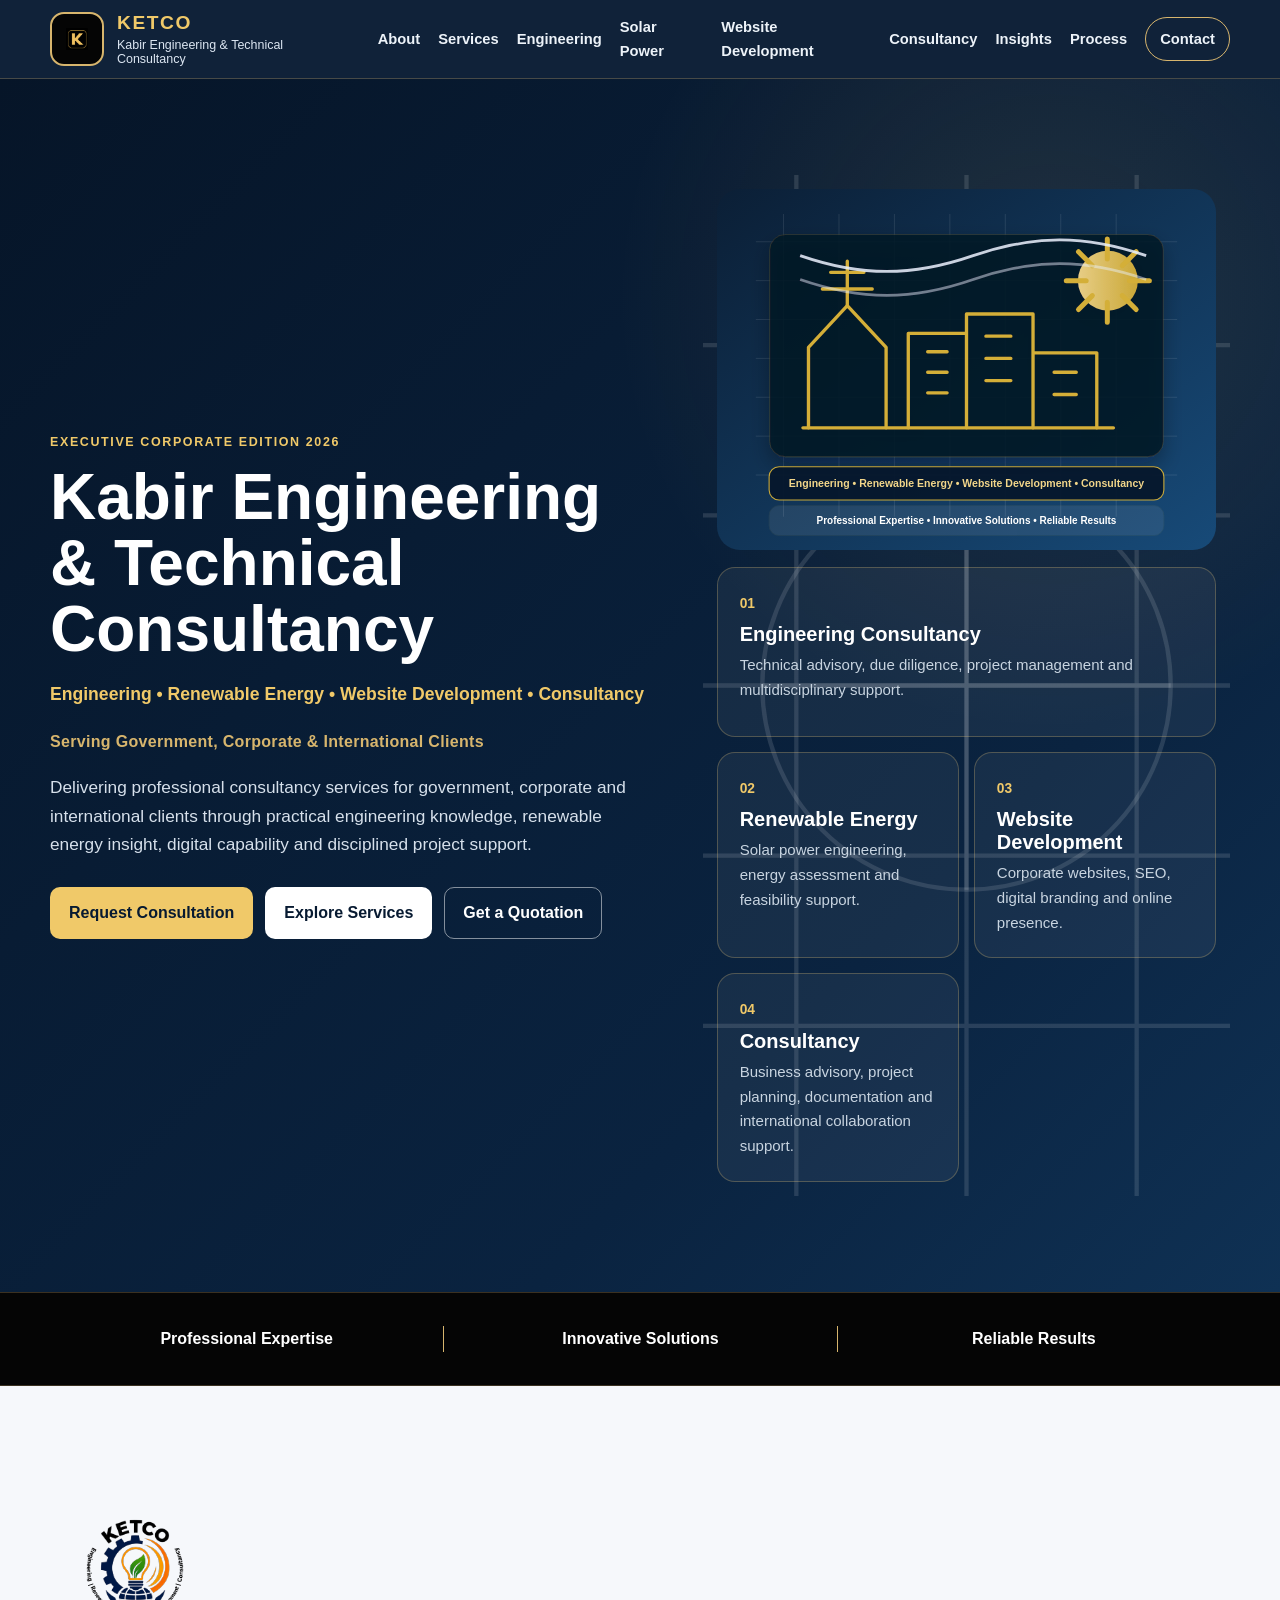
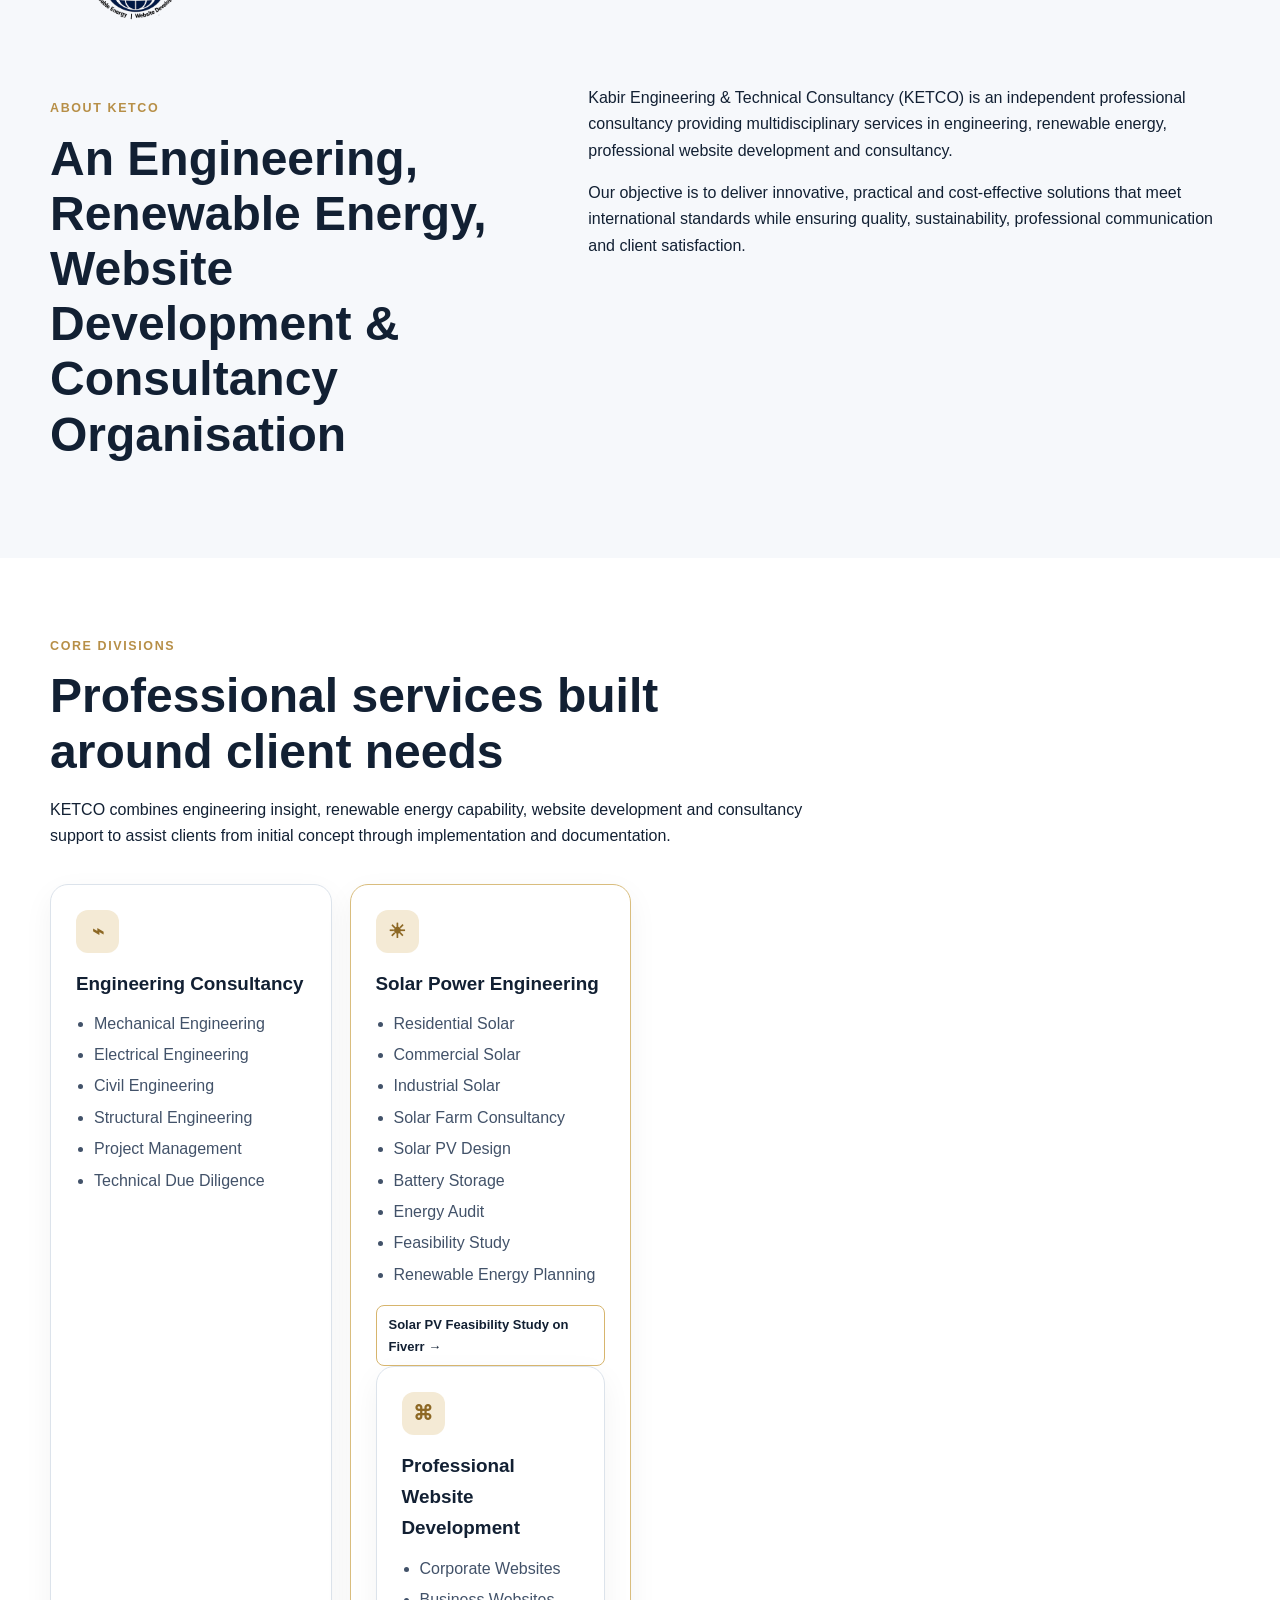
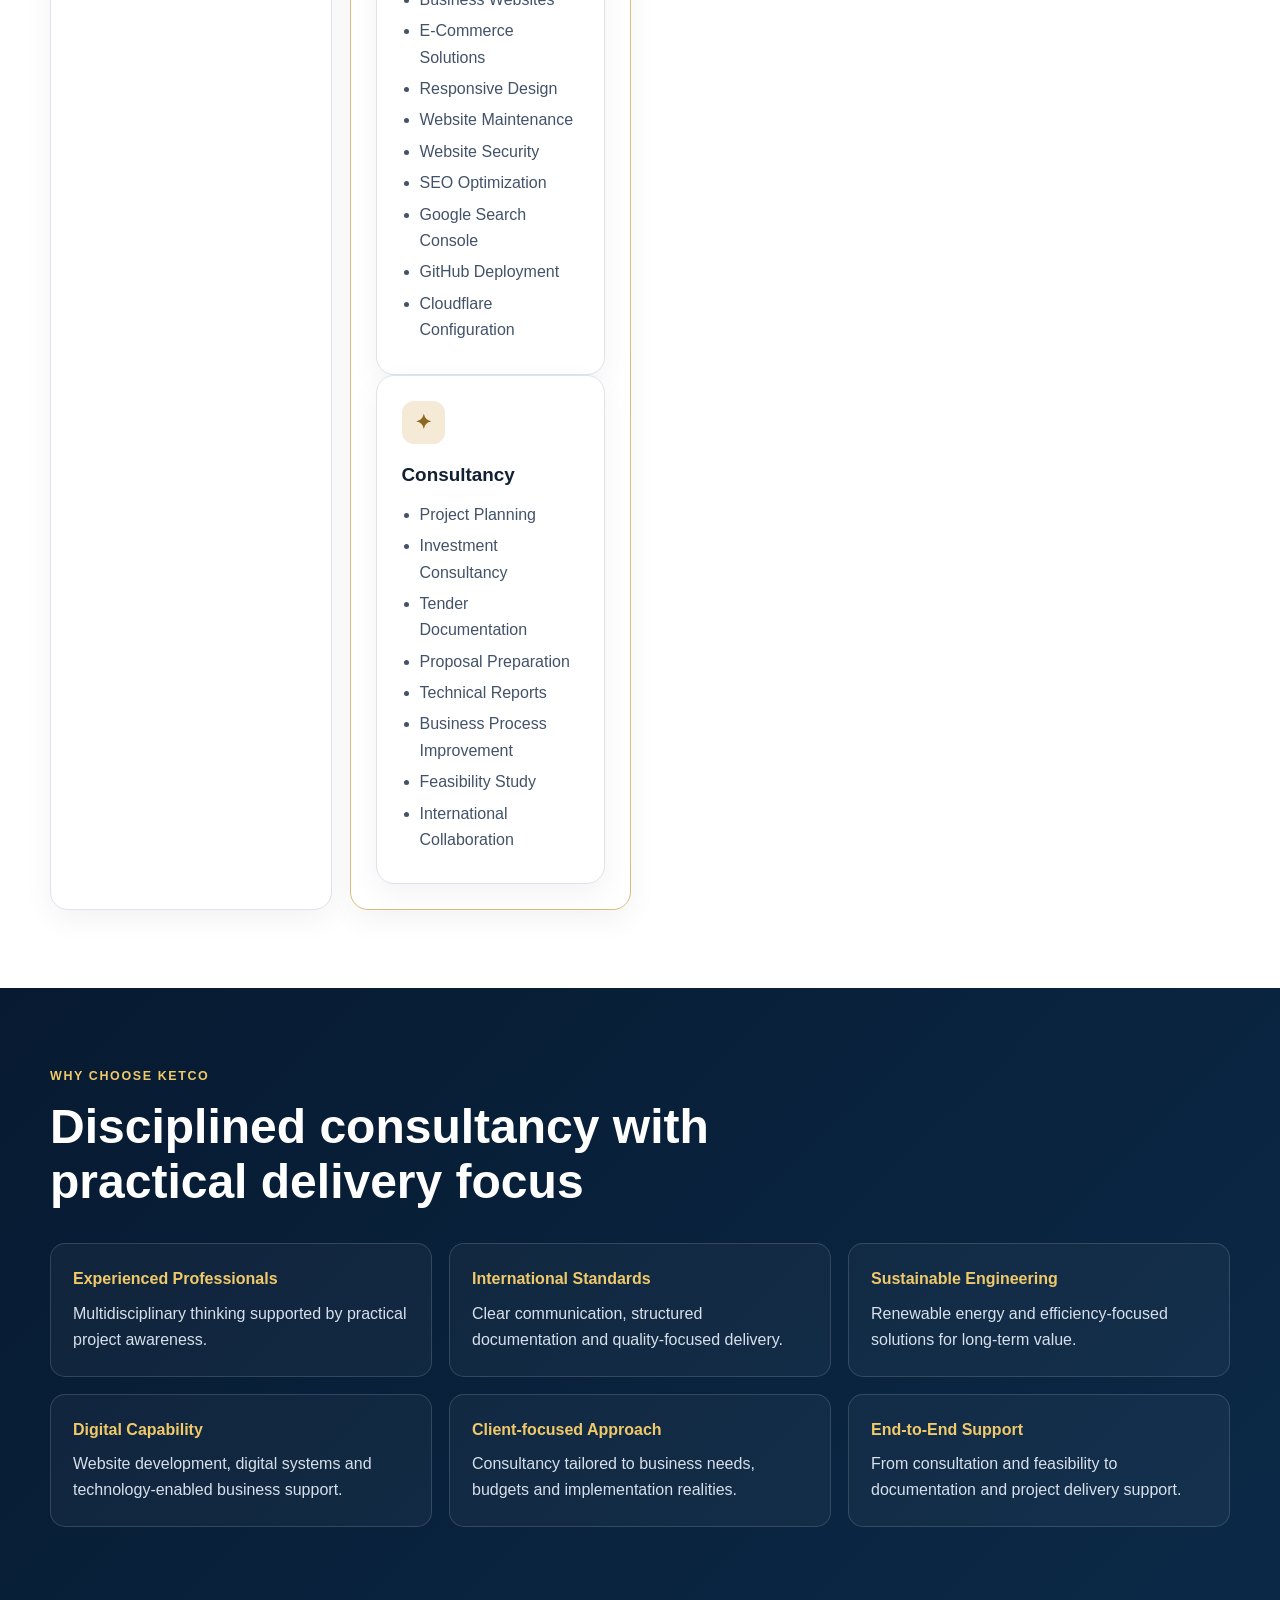
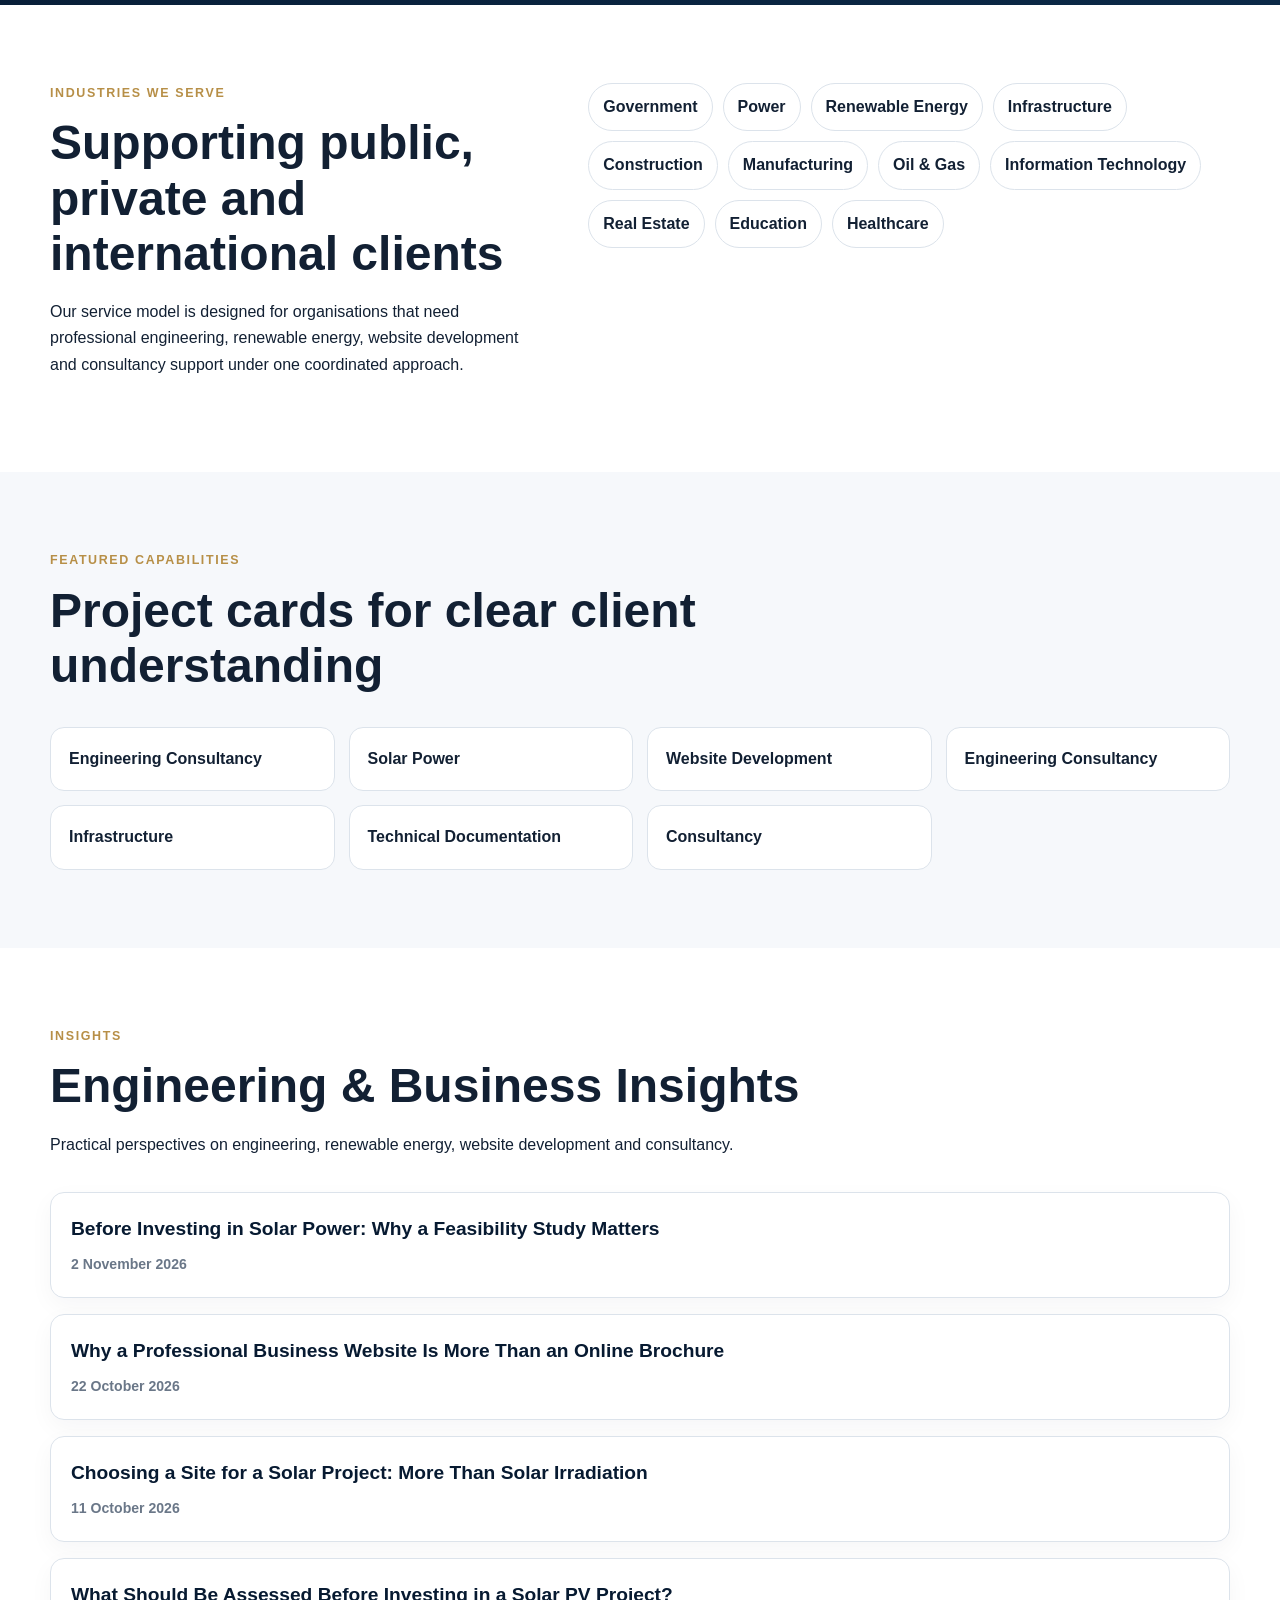
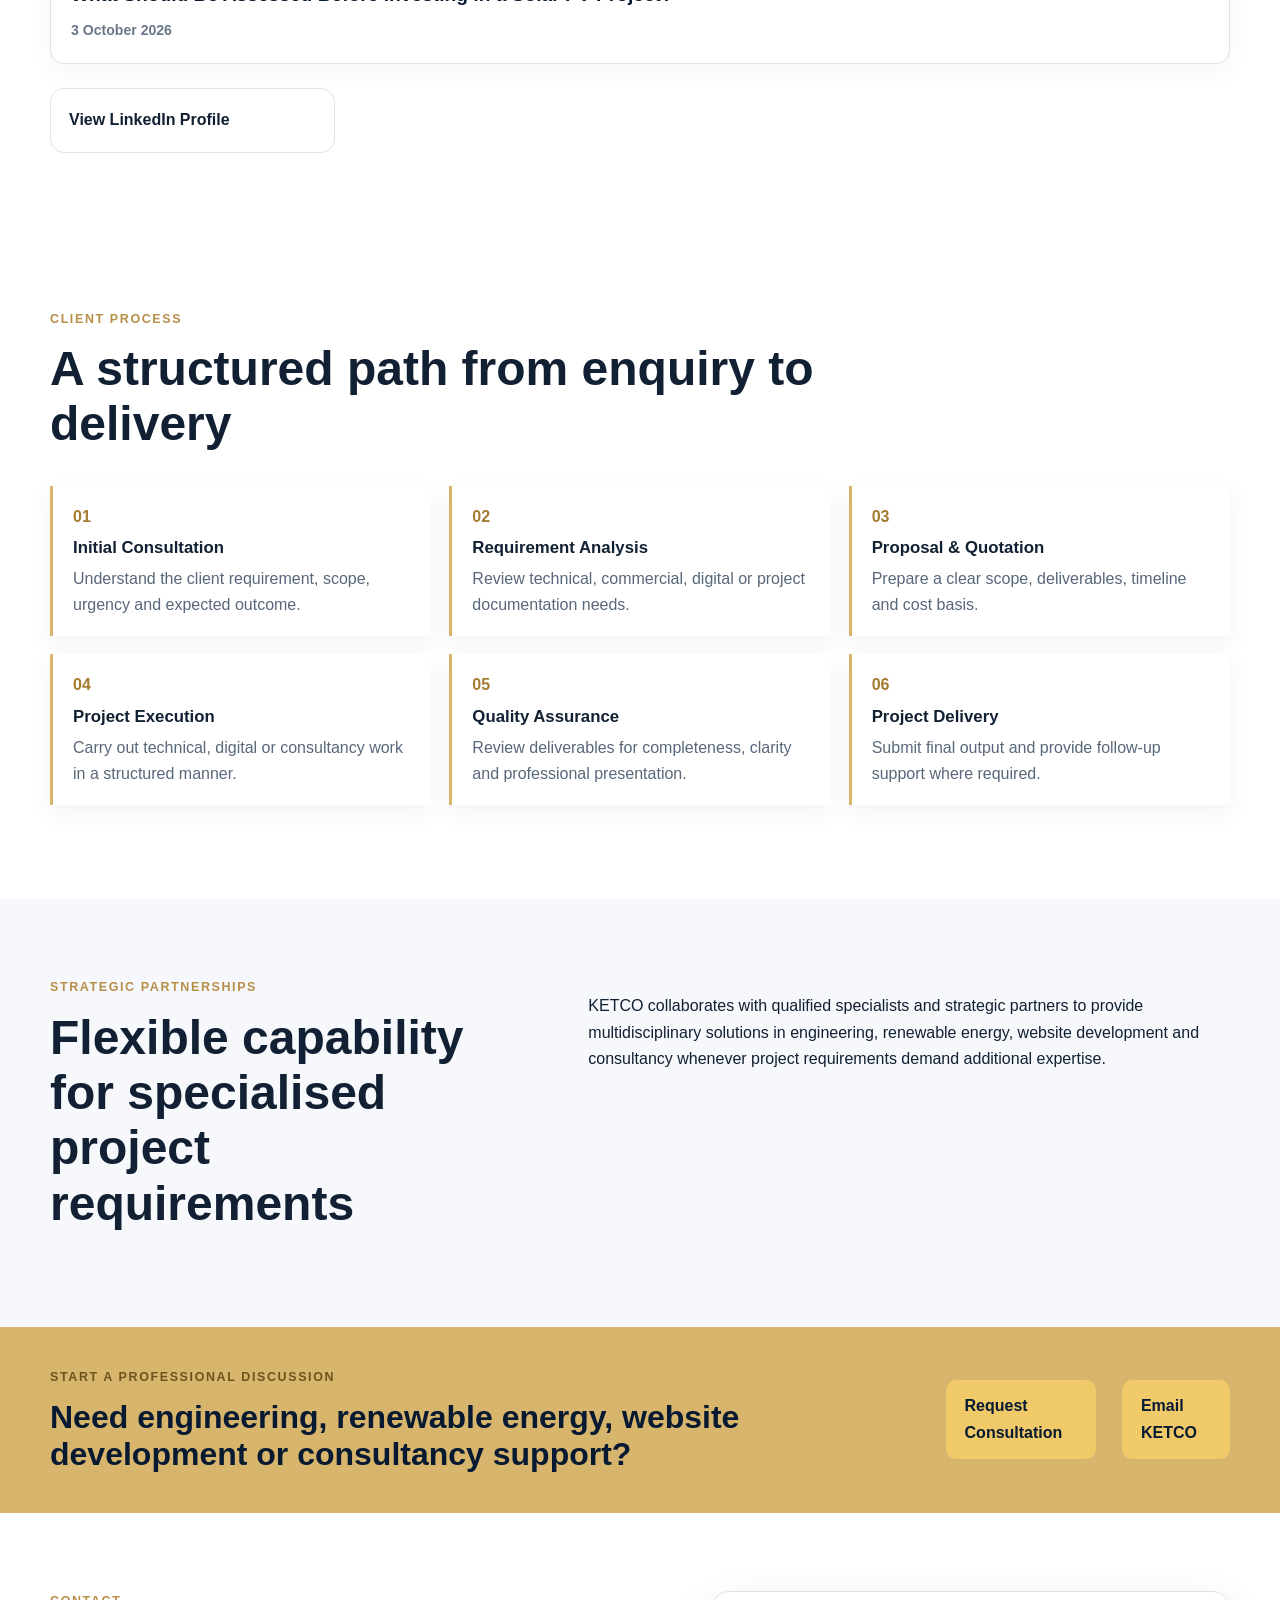
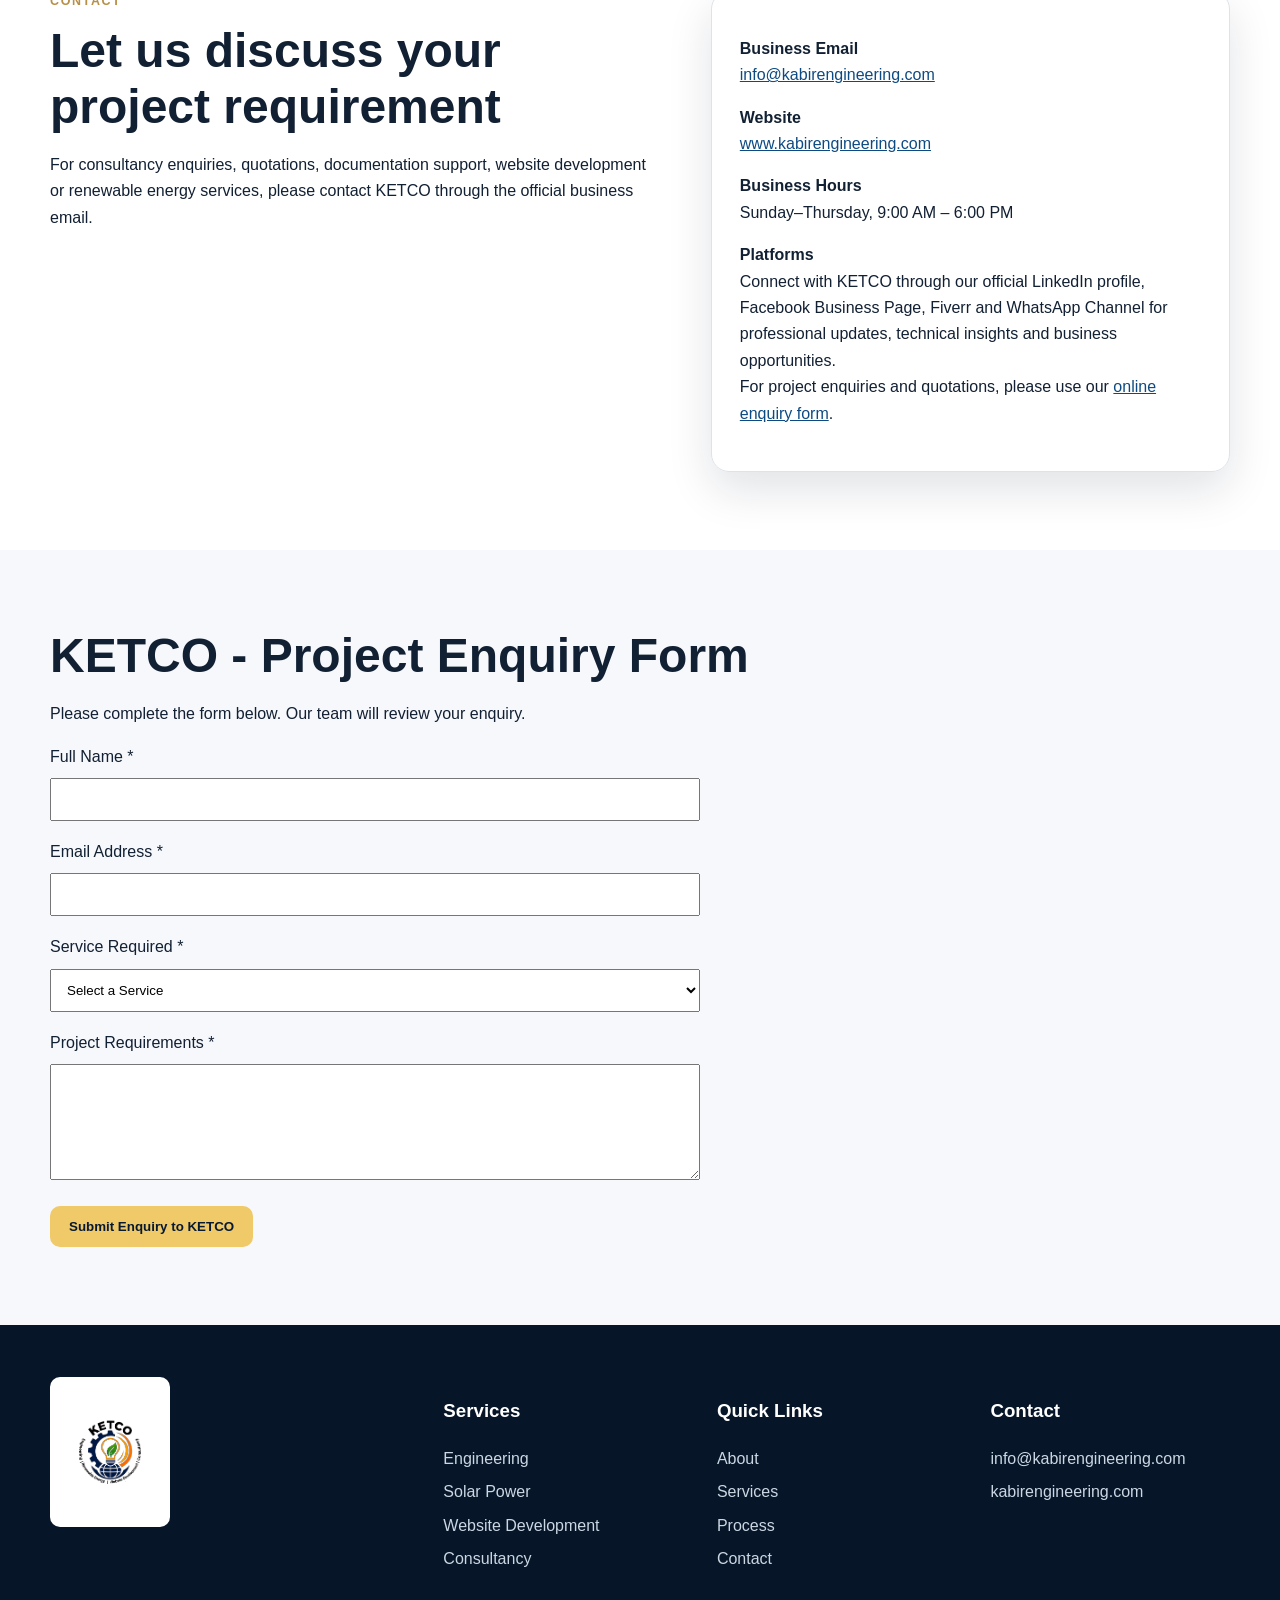
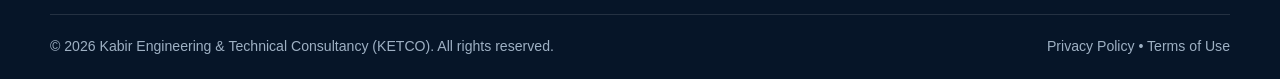
<file: index.html>
<!-- Trigger website deployment -->
<!doctype html>
<html lang="en">
<head>
  <!-- Google tag (gtag.js) -->
  <script async src="https://www.googletagmanager.com/gtag/js?id=G-KQYZPQ2JFD"></script>
  <script>
    window.dataLayer = window.dataLayer || [];
    function gtag(){dataLayer.push(arguments);} 
    gtag('js', new Date());
    gtag('config', 'G-KQYZPQ2JFD');
  </script>

  <meta charset="utf-8" />
  <meta name="viewport" content="width=device-width, initial-scale=1" />
  <title>KETCO | Engineering, Renewable Energy, Website Development & Consultancy</title>
  <meta name="description" content="Kabir Engineering & Technical Consultancy (KETCO) provides engineering, renewable energy, website development and consultancy services for government, corporate and international clients." />
  <meta name="keywords" content="Engineering Consultancy, Renewable Energy, Solar Power Engineering, Professional Website Development, Consultancy, Project Management, Mechanical Engineering, Electrical Engineering, Civil Engineering, Structural Engineering, Bangladesh Engineering Consultant, International Technical Consultancy" />
  <meta name="author" content="Kabir Engineering & Technical Consultancy (KETCO)" />
  <meta name="robots" content="index,follow,max-image-preview:large" />
  <link rel="canonical" href="https://kabirengineering.com/" />
  <link rel="icon" type="image/svg+xml" href="assets/favicon.svg" />
  <link rel="stylesheet" href="style.css" />

  <meta property="og:title" content="KETCO | Engineering, Renewable Energy, Website Development & Consultancy" />
  <meta property="og:description" content="Engineering • Renewable Energy • Website Development • Consultancy" />
  <meta property="og:type" content="website" />
  <meta property="og:url" content="https://kabirengineering.com/" />
  <meta property="og:image" content="https://kabirengineering.com/assets/ketco-social-card.png" />
  <meta name="twitter:card" content="summary_large_image" />
  <meta name="twitter:title" content="KETCO | Engineering, Renewable Energy, Website Development & Consultancy" />
  <meta name="twitter:description" content="Engineering • Renewable Energy • Website Development • Consultancy" />
  <meta name="twitter:image" content="https://kabirengineering.com/assets/ketco-social-card.png" />

  <script type="application/ld+json">
  {
    "@context": "https://schema.org",
    "@type": "ProfessionalService",
    "name": "Kabir Engineering & Technical Consultancy (KETCO)",
    "url": "https://kabirengineering.com/",
    "email": "info@kabirengineering.com",
    "description": "Engineering, renewable energy, website development and consultancy services.",
    "areaServed": ["Bangladesh", "Australia", "International"],
    "sameAs": [],
    "serviceType": [
      "Engineering Consultancy",
      "Renewable Energy Consultancy",
      "Professional Website Development",
      "Consultancy"
    ]
  }
  </script>
</head>
<body>
  <a class="skip-link" href="#main">Skip to content</a>

  <header class="site-header" id="home">
    <div class="container header-inner">
      <a class="brand" href="#home" aria-label="KETCO Home">
        <img src="assets/favicon.svg" alt="K favicon" class="brand-logo" style="border:2px solid #d7b56d;border-radius:14px;box-sizing:border-box;" />
        <span class="brand-text">
          <strong>KETCO</strong>
          <small>Kabir Engineering & Technical Consultancy</small>
        </span>
      </a>

      <button class="menu-toggle" aria-label="Open navigation" aria-expanded="false" aria-controls="main-nav">☰</button>

      <nav id="main-nav" class="nav" aria-label="Main navigation">
        <a href="#about">About</a>
        <a href="#services">Services</a>
        <a href="#engineering">Engineering</a>
        <a href="#renewable">Solar Power</a>
        <a href="#web">Website Development</a>
        <a href="#consultancy">Consultancy</a>
        <a href="#insights">Insights</a>
        <a href="#process">Process</a>
        <a href="#contact" class="nav-cta">Contact</a>
      </nav>
    </div>
  </header>

  <main id="main">
    <section class="hero section-pad">
      <div class="container hero-grid">
        <div class="hero-copy">
          <p class="eyebrow">Executive Corporate Edition 2026</p>
          <h1>Kabir Engineering & Technical Consultancy</h1>
          <p class="hero-tagline">Engineering • Renewable Energy • Website Development • Consultancy</p>
          <p class="hero-audience">Serving Government, Corporate &amp; International Clients</p>
          <p class="hero-lead">Delivering professional consultancy services for government, corporate and international clients through practical engineering knowledge, renewable energy insight, digital capability and disciplined project support.</p>
          <div class="hero-actions">

<a href="#ketco-enquiry" class="btn btn-primary">Request Consultation</a>

            <a href="#services" class="btn btn-secondary">Explore Services</a>
        <a href="#ketco-enquiry" class="btn btn-outline">Get a Quotation</a>
          </div>
        </div>
        <div class="hero-panel" aria-label="KETCO service overview">
          <img src="assets/hero-engineering.svg" alt="KETCO engineering overview" class="hero-engineering-asset" />
          <div class="panel-card large">
            <span>01</span>
            <h2>Engineering Consultancy</h2>
            <p>Technical advisory, due diligence, project management and multidisciplinary support.</p>
          </div>
          <div class="panel-card">
            <span>02</span>
            <h2>Renewable Energy</h2>
            <p>Solar power engineering, energy assessment and feasibility support.</p>
          </div>
          <div class="panel-card">
            <span>03</span>
            <h2>Website Development</h2>
            <p>Corporate websites, SEO, digital branding and online presence.</p>
          </div>
          <div class="panel-card">
            <span>04</span>
            <h2>Consultancy</h2>
            <p>Business advisory, project planning, documentation and international collaboration support.</p>
          </div>
        </div>
      </div>
    </section>

    <section class="brand-values" aria-label="KETCO values">
      <div class="container brand-values-inner">
        <span>Professional Expertise</span>
        <span>Innovative Solutions</span>
        <span>Reliable Results</span>
      </div>
    </section>

    <section class="section-pad muted" id="about">
      <div class="container two-col about-layout">
        <div>
          <img src="assets/ketco-logo.svg" alt="KETCO logo" class="about-logo" />
          <p class="eyebrow">About KETCO</p>
          <h2>An Engineering, Renewable Energy, Website Development & Consultancy Organisation</h2>
        </div>
        <div>
          <p>Kabir Engineering & Technical Consultancy (KETCO) is an independent professional consultancy providing multidisciplinary services in engineering, renewable energy, professional website development and consultancy.</p>
          <p>Our objective is to deliver innovative, practical and cost-effective solutions that meet international standards while ensuring quality, sustainability, professional communication and client satisfaction.</p>
        </div>
      </div>
    </section>

    <section class="section-pad" id="services">
      <div class="container">
        <div class="section-head">
          <p class="eyebrow">Core Divisions</p>
          <h2>Professional services built around client needs</h2>
          <p>KETCO combines engineering insight, renewable energy capability, website development and consultancy support to assist clients from initial concept through implementation and documentation.</p>
        </div>
        <div class="service-grid">
          <article class="service-card" id="engineering">
            <div class="icon">⌁</div>
            <h3>Engineering Consultancy</h3>
            <ul>
              <li>Mechanical Engineering</li>
              <li>Electrical Engineering</li>
              <li>Civil Engineering</li>
              <li>Structural Engineering</li>
              <li>Project Management</li>
              <li>Technical Due Diligence</li>
            </ul>
          </article>
          <article class="service-card accent" id="renewable">
            <div class="icon">☀</div>
            <h3>Solar Power Engineering</h3>
            <ul>
              <li>Residential Solar</li>
              <li>Commercial Solar</li>
              <li>Industrial Solar</li>
              <li>Solar Farm Consultancy</li>
              <li>Solar PV Design</li>
              <li>Battery Storage</li>
              <li>Energy Audit</li>
              <li>Feasibility Study</li>
              <li>Renewable Energy Planning</li>
            </ul>
<a href="https://www.fiverr.com/s/wbk45PK" target="_blank" rel="noopener noreferrer" style="display:inline-block;margin-top:12px;padding:8px 12px;border:1px solid #d7b56d;border-radius:8px;text-decoration:none;font-size:13px;font-weight:600;">Solar PV Feasibility Study on Fiverr →</a>

          <article class="service-card" id="web">
            <div class="icon">⌘</div>
            <h3>Professional Website Development</h3>
            <ul>
              <li>Corporate Websites</li>
              <li>Business Websites</li>
              <li>E-Commerce Solutions</li>
              <li>Responsive Design</li>
              <li>Website Maintenance</li>
              <li>Website Security</li>
              <li>SEO Optimization</li>
              <li>Google Search Console</li>
              <li>GitHub Deployment</li>
              <li>Cloudflare Configuration</li>
            </ul>
          </article>
          <article class="service-card" id="consultancy">
            <div class="icon">✦</div>
            <h3>Consultancy</h3>
            <ul>
              <li>Project Planning</li>
              <li>Investment Consultancy</li>
              <li>Tender Documentation</li>
              <li>Proposal Preparation</li>
              <li>Technical Reports</li>
              <li>Business Process Improvement</li>
              <li>Feasibility Study</li>
              <li>International Collaboration</li>
            </ul>
          </article>
        </div>
      </div>
    </section>

    <section class="section-pad dark" id="why">
      <div class="container">
        <div class="section-head inverse">
          <p class="eyebrow">Why Choose KETCO</p>
          <h2>Disciplined consultancy with practical delivery focus</h2>
        </div>
        <div class="why-grid">
          <div><strong>Experienced Professionals</strong><span>Multidisciplinary thinking supported by practical project awareness.</span></div>
          <div><strong>International Standards</strong><span>Clear communication, structured documentation and quality-focused delivery.</span></div>
          <div><strong>Sustainable Engineering</strong><span>Renewable energy and efficiency-focused solutions for long-term value.</span></div>
          <div><strong>Digital Capability</strong><span>Website development, digital systems and technology-enabled business support.</span></div>
          <div><strong>Client-focused Approach</strong><span>Consultancy tailored to business needs, budgets and implementation realities.</span></div>
          <div><strong>End-to-End Support</strong><span>From consultation and feasibility to documentation and project delivery support.</span></div>
        </div>
      </div>
    </section>

    <section class="section-pad" id="industries">
      <div class="container two-col">
        <div>
          <p class="eyebrow">Industries We Serve</p>
          <h2>Supporting public, private and international clients</h2>
          <p>Our service model is designed for organisations that need professional engineering, renewable energy, website development and consultancy support under one coordinated approach.</p>
        </div>
        <div class="chips">
          <span>Government</span><span>Power</span><span>Renewable Energy</span><span>Infrastructure</span><span>Construction</span><span>Manufacturing</span><span>Oil & Gas</span><span>Information Technology</span><span>Real Estate</span><span>Education</span><span>Healthcare</span>
        </div>
      </div>
    </section>

    <section class="section-pad muted" id="projects">
      <div class="container">
        <div class="section-head">
          <p class="eyebrow">Featured Capabilities</p>
          <h2>Project cards for clear client understanding</h2>
        </div>
        <div class="project-grid">
          <a href="#services">Engineering Consultancy</a>
          <a href="#renewable">Solar Power</a>
          <a href="#web">Website Development</a>
          <a href="#services">Engineering Consultancy</a>
          <a href="#industries">Infrastructure</a>
          <a href="#services">Technical Documentation</a>
          <a href="#consultancy">Consultancy</a>
        </div>
      </div>
    </section>
<section class="section-pad" id="insights">
  <div class="container">
    <div class="section-head">
      <p class="eyebrow">Insights</p>
      <h2>Engineering & Business Insights</h2>
      <p>Practical perspectives on engineering, renewable energy, website development and consultancy.</p>
    </div>

    <div id="insights-posts" aria-live="polite"></div>

    <div class="project-grid">
      <a href="https://www.linkedin.com/in/engr-kabir-ahmed-4b614184" target="_blank" rel="noopener noreferrer">View LinkedIn Profile</a>
    </div>
  </div>
  <script src="insights.js" defer></script>
</section>
    <section class="section-pad" id="process">
      <div class="container">
        <div class="section-head">
          <p class="eyebrow">Client Process</p>
          <h2>A structured path from enquiry to delivery</h2>
        </div>
        <ol class="timeline">
          <li><span>01</span><strong>Initial Consultation</strong><p>Understand the client requirement, scope, urgency and expected outcome.</p></li>
          <li><span>02</span><strong>Requirement Analysis</strong><p>Review technical, commercial, digital or project documentation needs.</p></li>
          <li><span>03</span><strong>Proposal & Quotation</strong><p>Prepare a clear scope, deliverables, timeline and cost basis.</p></li>
          <li><span>04</span><strong>Project Execution</strong><p>Carry out technical, digital or consultancy work in a structured manner.</p></li>
          <li><span>05</span><strong>Quality Assurance</strong><p>Review deliverables for completeness, clarity and professional presentation.</p></li>
          <li><span>06</span><strong>Project Delivery</strong><p>Submit final output and provide follow-up support where required.</p></li>
        </ol>
      </div>
    </section>

    <section class="section-pad muted" id="partners">
      <div class="container two-col">
        <div>
          <p class="eyebrow">Strategic Partnerships</p>
          <h2>Flexible capability for specialised project requirements</h2>
        </div>
        <div>
          <p>KETCO collaborates with qualified specialists and strategic partners to provide multidisciplinary solutions in engineering, renewable energy, website development and consultancy whenever project requirements demand additional expertise.</p>
        </div>
      </div>
    </section>

    <section class="cta-band">
      <div class="container cta-inner">
        <div>
          <p class="eyebrow">Start a professional discussion</p>
          <h2>Need engineering, renewable energy, website development or consultancy support?</h2>
        </div>
<a href="#ketco-enquiry" class="btn btn-primary">Request Consultation</a>
       <a class="btn btn-primary" href="#ketco-enquiry">Email KETCO</a>
     
 </div>
    </section>

    <section class="section-pad" id="contact">
      <div class="container contact-grid">
        <div>
          <p class="eyebrow">Contact</p>
          <h2>Let us discuss your project requirement</h2>
          <p>For consultancy enquiries, quotations, documentation support, website development or renewable energy services, please contact KETCO through the official business email.</p>
        </div>
        <div class="contact-card">
          <p><strong>Business Email</strong><br><a href="mailto:info@kabirengineering.com">info@kabirengineering.com</a></p>
          <p><strong>Website</strong><br><a href="https://kabirengineering.com/">www.kabirengineering.com</a></p>
          <p><strong>Business Hours</strong><br>Sunday–Thursday, 9:00 AM – 6:00 PM</p>
         
<p><strong>Platforms</strong><br>
Connect with KETCO through our official LinkedIn profile, Facebook Business Page, Fiverr and WhatsApp Channel for professional updates, technical insights and business opportunities.<br>
For project enquiries and quotations, please use our <a href="#ketco-enquiry">online enquiry form</a>.</p>
  
        </div>
      </div>
    </section> <!-- KETCO Online Enquiry Form -->
<section class="section-pad muted" id="ketco-enquiry">
  <div class="container">

    <h2>KETCO - Project Enquiry Form</h2>
    <p>Please complete the form below.
       Our team will review your enquiry.</p>

    <form action="https://formsubmit.co/info@kabirengineering.com"
          method="POST"
          style="max-width:650px;">

      <input type="hidden" name="_subject"
             value="New KETCO Website Enquiry">

      <input type="hidden" name="_template" value="table">

      <input type="text" name="_honey"
             style="display:none">

      <label for="client-name">Full Name *</label>
      <input id="client-name" type="text" name="name"
             required
             style="width:100%;box-sizing:border-box;padding:12px;margin:8px 0 18px;">

      <label for="client-email">Email Address *</label>
      <input id="client-email" type="email" name="email"
             required
             style="width:100%;box-sizing:border-box;padding:12px;margin:8px 0 18px;">

      <label for="client-service">Service Required *</label>
      <select id="client-service" name="service"
              required
              style="width:100%;box-sizing:border-box;padding:12px;margin:8px 0 18px;">
        <option value="">Select a Service</option>
        <option>Engineering Consultancy</option>
        <option>Renewable Energy</option>
        <option>Website Development</option>
        <option>General Consultancy</option>
        <option>Other Enquiry</option>
      </select>

      <label for="client-message">Project Requirements *</label>
      <textarea id="client-message" name="message"
                rows="6" required
                style="width:100%;box-sizing:border-box;padding:12px;margin:8px 0 18px;"></textarea>

      <button type="submit" class="btn btn-primary">
        Submit Enquiry to KETCO
      </button>

    </form>
  </div>
</section>
<!-- End KETCO Enquiry Form -->
 
  </main>

  <footer class="site-footer">
    <div class="container footer-grid">
      <div>
        <img src="assets/ketco-logo.svg" alt="KETCO logo" class="footer-logo" />
      </div>
      <div>
        <h3>Services</h3>
        <a href="#services">Engineering</a>
        <a href="#renewable">Solar Power</a>
        <a href="#web">Website Development</a>
        <a href="#consultancy">Consultancy</a>
      </div>
      <div>
        <h3>Quick Links</h3>
        <a href="#about">About</a>
        <a href="#services">Services</a>
        <a href="#process">Process</a>
        <a href="#contact">Contact</a>
      </div>
      <div>
        <h3>Contact</h3>
        <a href="mailto:info@kabirengineering.com">info@kabirengineering.com</a>
        <a href="https://kabirengineering.com/">kabirengineering.com</a>
      </div>
    </div>
    <div class="container footer-bottom">
      <span>© 2026 Kabir Engineering & Technical Consultancy (KETCO). All rights reserved.</span>
      <span>Privacy Policy • Terms of Use</span>
    </div>
  </footer>

  <script src="script.js"></script>
</body>
</html>
</file>
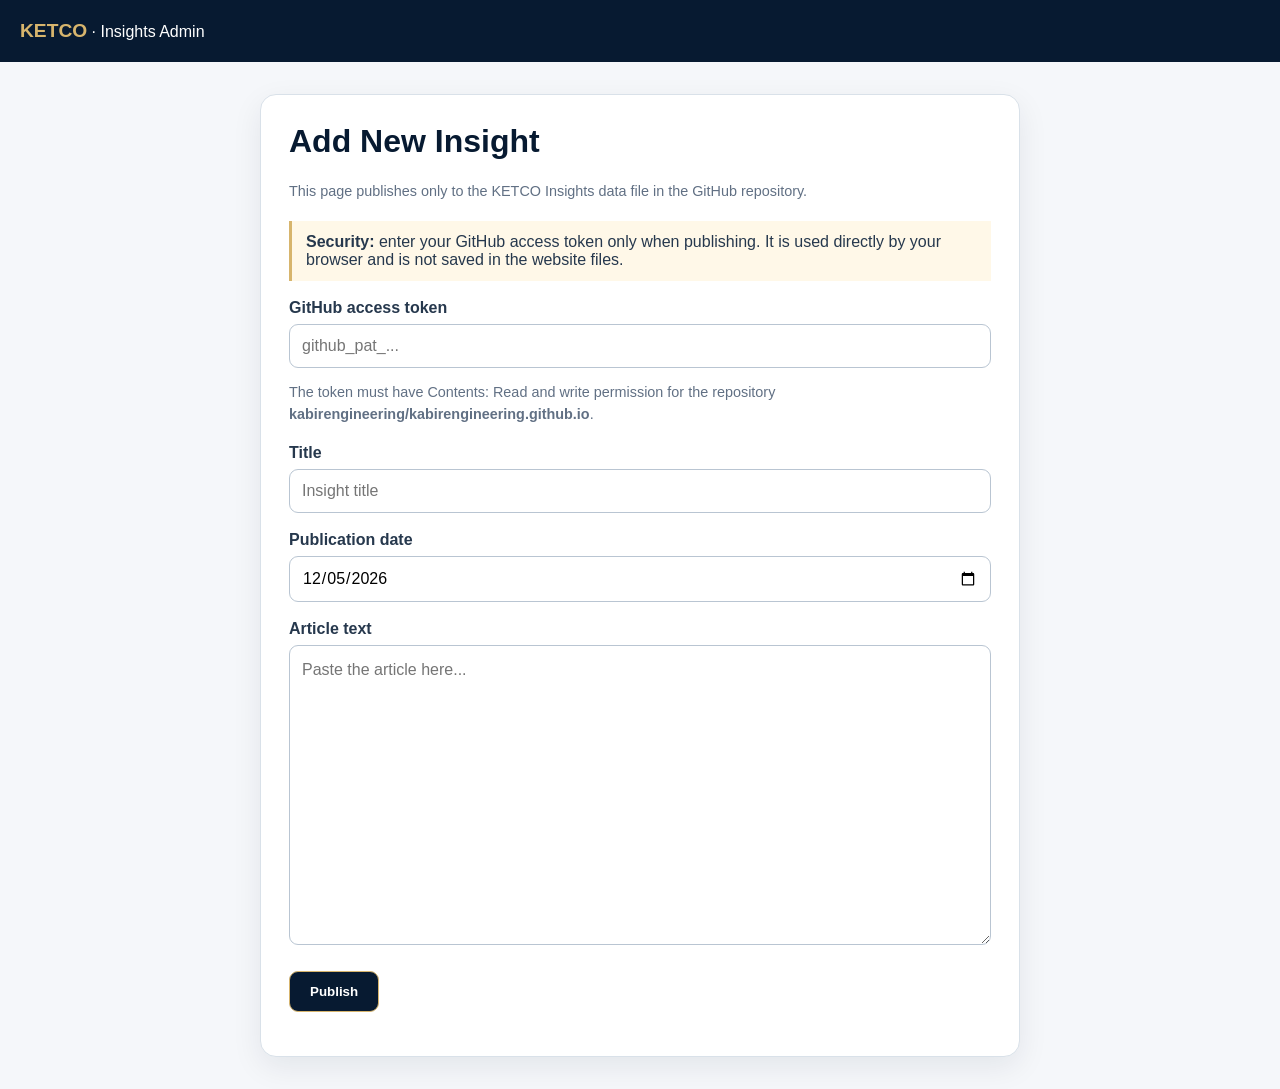
<file: admin.html>
<!doctype html>
<html lang="en">
<head>
  <meta charset="utf-8" />
  <meta name="viewport" content="width=device-width,initial-scale=1" />
  <title>KETCO Insights Admin</title>
  <style>
    :root{--navy:#071a31;--gold:#d7b56d;--line:#d9e1e9;--text:#26384d}
    *{box-sizing:border-box} body{margin:0;font-family:Arial,Helvetica,sans-serif;background:#f5f7fa;color:var(--text)}
    header{background:var(--navy);color:#fff;padding:20px} header strong{color:var(--gold);font-size:1.2rem}
    main{width:min(760px,calc(100% - 32px));margin:32px auto;background:#fff;border:1px solid var(--line);border-radius:16px;padding:28px;box-shadow:0 10px 30px rgba(7,26,49,.08)}
    h1{margin-top:0;color:var(--navy)} label{display:block;font-weight:700;margin:18px 0 7px}
    input,textarea{width:100%;border:1px solid #b9c5d2;border-radius:9px;padding:12px;font:inherit} textarea{min-height:300px;resize:vertical;line-height:1.55}
    button{margin-top:22px;background:var(--navy);color:#fff;border:1px solid var(--gold);border-radius:9px;padding:12px 20px;font-weight:800;cursor:pointer}
    button:disabled{opacity:.55;cursor:not-allowed}.note{font-size:.9rem;color:#617084;line-height:1.5}.status{margin-top:16px;font-weight:700}.ok{color:#18743a}.bad{color:#a12c2c}
    .security{background:#fff8e8;border-left:3px solid var(--gold);padding:12px 14px;margin:18px 0}
  </style>
</head>
<body>
<header><strong>KETCO</strong> · Insights Admin</header>
<main>
  <h1>Add New Insight</h1>
  <p class="note">This page publishes only to the KETCO Insights data file in the GitHub repository.</p>
  <div class="security"><strong>Security:</strong> enter your GitHub access token only when publishing. It is used directly by your browser and is not saved in the website files.</div>

  <label for="token">GitHub access token</label>
  <input id="token" type="password" autocomplete="off" placeholder="github_pat_..." />
  <p class="note">The token must have Contents: Read and write permission for the repository <strong>kabirengineering/kabirengineering.github.io</strong>.</p>

  <label for="title">Title</label>
  <input id="title" type="text" placeholder="Insight title" />

  <label for="date">Publication date</label>
  <input id="date" type="date" />

  <label for="body">Article text</label>
  <textarea id="body" placeholder="Paste the article here..."></textarea>

  <button id="publish">Publish</button>
  <div id="status" class="status" role="status"></div>
</main>
<script>
(() => {
  const OWNER='kabirengineering', REPO='kabirengineering.github.io', PATH='insights.json', BRANCH='main';
  const token=document.getElementById('token'), title=document.getElementById('title'), date=document.getElementById('date'), body=document.getElementById('body'), button=document.getElementById('publish'), status=document.getElementById('status');
  date.value=new Date().toISOString().slice(0,10);
  const api=`https://api.github.com/repos/${OWNER}/${REPO}/contents/${PATH}`;
  const headers=()=>({'Accept':'application/vnd.github+json','Authorization':`Bearer ${token.value.trim()}`,'X-GitHub-Api-Version':'2022-11-28'});
  const utf8ToBase64 = str => { const bytes=new TextEncoder().encode(str); let bin=''; bytes.forEach(b=>bin+=String.fromCharCode(b)); return btoa(bin); };
  const base64ToUtf8 = b64 => { const bin=atob(b64.replace(/\n/g,'')); const bytes=Uint8Array.from(bin,c=>c.charCodeAt(0)); return new TextDecoder().decode(bytes); };
  const slugify = s => s.toLowerCase().normalize('NFKD').replace(/[^a-z0-9]+/g,'-').replace(/^-|-$/g,'').slice(0,80) || `insight-${Date.now()}`;

  button.addEventListener('click', async () => {
    status.className='status'; status.textContent='';
    if(!token.value.trim() || !title.value.trim() || !body.value.trim() || !date.value){ status.className='status bad'; status.textContent='Please complete the token, title, date and article text.'; return; }
    button.disabled=true; button.textContent='Publishing…';
    try{
      const get=await fetch(`${api}?ref=${BRANCH}`,{headers:headers()});
      if(!get.ok) throw new Error(`GitHub could not read Insights (${get.status}). Check the token permission.`);
      const current=await get.json();
      const posts=JSON.parse(base64ToUtf8(current.content));
      posts.unshift({id:slugify(title.value.trim()),title:title.value.trim(),date:date.value,body:body.value.trim()});
      const payload={message:`Publish insight: ${title.value.trim()}`,content:utf8ToBase64(JSON.stringify(posts,null,2)),sha:current.sha,branch:BRANCH};
      const put=await fetch(api,{method:'PUT',headers:{...headers(),'Content-Type':'application/json'},body:JSON.stringify(payload)});
      if(!put.ok){ const detail=await put.json().catch(()=>({})); throw new Error(detail.message || `GitHub publish failed (${put.status}).`); }
      status.className='status ok'; status.innerHTML='Published successfully. GitHub Pages may take a short time to update. <a href="https://kabirengineering.com/#insights" target="_blank" rel="noopener">Open Insights</a>';
      title.value=''; body.value=''; date.value=new Date().toISOString().slice(0,10);
    }catch(err){ status.className='status bad'; status.textContent=err.message; }
    finally{ button.disabled=false; button.textContent='Publish'; }
  });
})();
</script>
</body>
</html>
</file>
<file: style.css>
:root{
  --navy:#071a31;
  --navy2:#0c2a4a;
  --gold:#d7b56d;
  --gold2:#f0c969;
  --ink:#122033;
  --muted:#64748b;
  --light:#f6f8fb;
  --white:#fff;
  --line:#dce3eb;
  --shadow:0 18px 45px rgba(7,26,49,.12);
}
*{box-sizing:border-box}
html{scroll-behavior:smooth}
body{margin:0;font-family:Inter,Segoe UI,Arial,sans-serif;color:var(--ink);background:#fff;line-height:1.65}
img{max-width:100%;display:block}
a{color:inherit}
.container{width:min(1180px,calc(100% - 40px));margin:auto}
.skip-link{position:absolute;left:-9999px;top:auto}
.skip-link:focus{left:12px;top:12px;background:#fff;padding:10px 14px;z-index:9999}
.site-header{position:sticky;top:0;z-index:100;background:rgba(7,26,49,.96);backdrop-filter:blur(10px);border-bottom:1px solid rgba(215,181,109,.28)}
.header-inner{min-height:78px;display:flex;align-items:center;justify-content:space-between;gap:24px}
.brand{display:flex;align-items:center;gap:13px;text-decoration:none;color:#fff}
.brand-logo{width:54px;height:54px;object-fit:cover;background:#050505;padding:2px}
.brand-text{display:flex;flex-direction:column;line-height:1.15}
.brand-text strong{font-size:1.2rem;letter-spacing:.08em;color:var(--gold2)}
.brand-text small{font-size:.78rem;color:#dce6f2;margin-top:4px}
.nav{display:flex;gap:18px;align-items:center}
.nav a{text-decoration:none;color:#edf3f9;font-size:.92rem;font-weight:600}
.nav a:hover{color:var(--gold2)}
.nav-cta{border:1px solid var(--gold);padding:9px 14px;border-radius:999px}
.menu-toggle{display:none;background:none;border:1px solid rgba(255,255,255,.28);color:#fff;border-radius:8px;padding:8px 11px;font-size:1.25rem}
.section-pad{padding:78px 0}
.muted{background:var(--light)}
.dark{background:linear-gradient(135deg,var(--navy),#0b2947);color:#fff}
.hero{background:
 radial-gradient(circle at 82% 18%,rgba(215,181,109,.12),transparent 30%),
 linear-gradient(135deg,#061528,#0a2340 70%,#0f3154);color:#fff;padding:96px 0}
.hero-grid{display:grid;grid-template-columns:1.06fr .94fr;gap:58px;align-items:center}
.eyebrow{text-transform:uppercase;letter-spacing:.13em;font-size:.78rem;font-weight:800;color:#b78f47;margin:0 0 12px}
.dark .eyebrow,.hero .eyebrow{color:var(--gold2)}
.hero h1{font-size:clamp(2.4rem,5vw,4.8rem);line-height:1.03;margin:0 0 18px;max-width:800px}
.hero-tagline{font-size:1.1rem;font-weight:700;color:var(--gold2);margin:0 0 20px}
.hero-lead{font-size:1.08rem;color:#d6e0eb;max-width:720px}
.hero-actions{display:flex;flex-wrap:wrap;gap:12px;margin-top:28px}
.btn{display:inline-flex;align-items:center;justify-content:center;padding:12px 18px;border-radius:10px;text-decoration:none;font-weight:800;border:1px solid transparent}
.btn-primary{background:var(--gold2);color:#071a31}
.btn-secondary{background:#fff;color:#071a31}
.btn-outline{border-color:rgba(255,255,255,.5);color:#fff}
.hero-panel{display:grid;grid-template-columns:1fr 1fr;gap:15px}
.panel-card{border:1px solid rgba(215,181,109,.3);background:rgba(255,255,255,.055);border-radius:18px;padding:22px;min-height:170px}
.panel-card.large{grid-column:span 2}
.panel-card span{font-weight:900;color:var(--gold2);font-size:.86rem}
.panel-card h2{margin:7px 0 7px;font-size:1.25rem}
.panel-card p{color:#c8d4e0;margin:0;font-size:.94rem}
.brand-values{background:#050505;border-top:1px solid #3b3121;border-bottom:1px solid #3b3121}
.brand-values-inner{min-height:92px;display:grid;grid-template-columns:repeat(3,1fr);align-items:center;text-align:center;color:#fff;font-weight:800}
.brand-values-inner span+span{border-left:1px solid var(--gold)}
.two-col{display:grid;grid-template-columns:.85fr 1.15fr;gap:64px;align-items:start}
.about-layout{align-items:center}
.about-logo{width:170px;max-height:210px;object-fit:contain;margin-bottom:24px}
h2{font-size:clamp(2rem,4vw,3rem);line-height:1.15;margin:0 0 18px}
.section-head{max-width:780px;margin-bottom:34px}
.service-grid{display:grid;grid-template-columns:repeat(4,1fr);gap:18px}
.service-card{background:#fff;border:1px solid var(--line);border-radius:18px;padding:25px;box-shadow:0 10px 30px rgba(7,26,49,.05)}
.service-card.accent{border-color:#d9bd7e}
.service-card .icon{width:43px;height:43px;display:grid;place-items:center;border-radius:12px;background:#f4ead5;color:#8d6824;font-size:1.25rem;font-weight:900}
.service-card h3{font-size:1.18rem;margin:15px 0 12px}
.service-card ul{padding-left:18px;margin:0}
.service-card li{margin:5px 0;color:#425269}
.inverse h2{color:#fff}
.why-grid{display:grid;grid-template-columns:repeat(3,1fr);gap:17px}
.why-grid>div{border:1px solid rgba(255,255,255,.14);border-radius:15px;padding:22px;background:rgba(255,255,255,.04)}
.why-grid strong{display:block;color:var(--gold2);margin-bottom:8px}
.why-grid span{color:#d7e0ea}
.chips{display:flex;flex-wrap:wrap;gap:10px}
.chips span{background:#fff;border:1px solid var(--line);border-radius:999px;padding:10px 14px;font-weight:700}
.project-grid{display:grid;grid-template-columns:repeat(4,1fr);gap:14px}
.project-grid a{text-decoration:none;border:1px solid var(--line);background:#fff;border-radius:14px;padding:18px;font-weight:800}
.timeline{display:grid;grid-template-columns:repeat(3,1fr);gap:18px;list-style:none;padding:0}
.timeline li{border-left:3px solid var(--gold);padding:18px 20px;background:#fff;box-shadow:0 8px 25px rgba(7,26,49,.05)}
.timeline span{display:block;color:#a37b31;font-weight:900}
.timeline strong{display:block;font-size:1.05rem;margin:4px 0}
.timeline p{margin:0;color:#58677a}
.cta-band{background:#d7b56d;padding:40px 0}
.cta-inner{display:flex;align-items:center;justify-content:space-between;gap:26px}
.cta-inner h2{font-size:2rem;margin:0;color:#071a31}
.cta-inner .eyebrow{color:#6e531e}
.contact-grid{display:grid;grid-template-columns:1fr .85fr;gap:50px}
.contact-card{border:1px solid var(--line);border-radius:18px;padding:28px;box-shadow:var(--shadow)}
.contact-card a{color:#0e4a82}
.site-footer{background:#061528;color:#dbe6f1;padding:52px 0 0}
.footer-grid{display:grid;grid-template-columns:1.5fr 1fr 1fr 1fr;gap:34px}
.footer-grid h3{color:#fff}
.footer-grid a{display:block;text-decoration:none;margin:7px 0;color:#cbd7e3}
.footer-logo{width:120px;max-height:150px;object-fit:contain;margin-bottom:14px}
.footer-bottom{border-top:1px solid rgba(255,255,255,.12);margin-top:35px;padding:20px 0;display:flex;justify-content:space-between;gap:20px;font-size:.88rem;color:#9eb0c3}

@media (max-width:980px){
  .menu-toggle{display:block}
  .nav{display:none;position:absolute;top:78px;left:0;right:0;background:#071a31;padding:18px 20px;flex-direction:column;align-items:flex-start;border-top:1px solid rgba(255,255,255,.1)}
  .nav.open{display:flex}
  .hero-grid,.two-col,.contact-grid{grid-template-columns:1fr}
  .service-grid{grid-template-columns:repeat(2,1fr)}
  .why-grid{grid-template-columns:repeat(2,1fr)}
  .project-grid{grid-template-columns:repeat(2,1fr)}
  .timeline{grid-template-columns:repeat(2,1fr)}
  .footer-grid{grid-template-columns:repeat(2,1fr)}
}
@media (max-width:640px){
  .container{width:min(100% - 28px,1180px)}
  .brand-text small{display:none}
  .hero{padding:70px 0}
  .hero-panel{grid-template-columns:1fr}
  .panel-card.large{grid-column:auto}
  .brand-values-inner{grid-template-columns:1fr;gap:0;padding:10px 0}
  .brand-values-inner span{padding:12px}
  .brand-values-inner span+span{border-left:0;border-top:1px solid rgba(215,181,109,.35)}
  .service-grid,.why-grid,.project-grid,.timeline,.footer-grid{grid-template-columns:1fr}
  .cta-inner,.footer-bottom{flex-direction:column;align-items:flex-start}
}

.hero-audience{margin:.45rem 0 1rem;font-weight:700;letter-spacing:.02em;color:var(--gold,#d7b56d);}


/* REV1: visibility backing for the approved full KETCO logo on dark footer only */
.footer-logo {
  background: #ffffff;
  border-radius: 10px;
  padding: 8px;
  box-sizing: border-box;
}


/* REV4: approved engineering assets placed in the existing hero panel only */
.hero-panel{
  background-image:url("assets/blueprint-pattern.svg");
  background-size:cover;
  background-position:center;
  padding:14px;
  border-radius:20px;
}
.hero-engineering-asset{
  grid-column:1 / -1;
  width:100%;
  height:auto;
  border-radius:18px;
  margin-bottom:2px;
}
</file>
